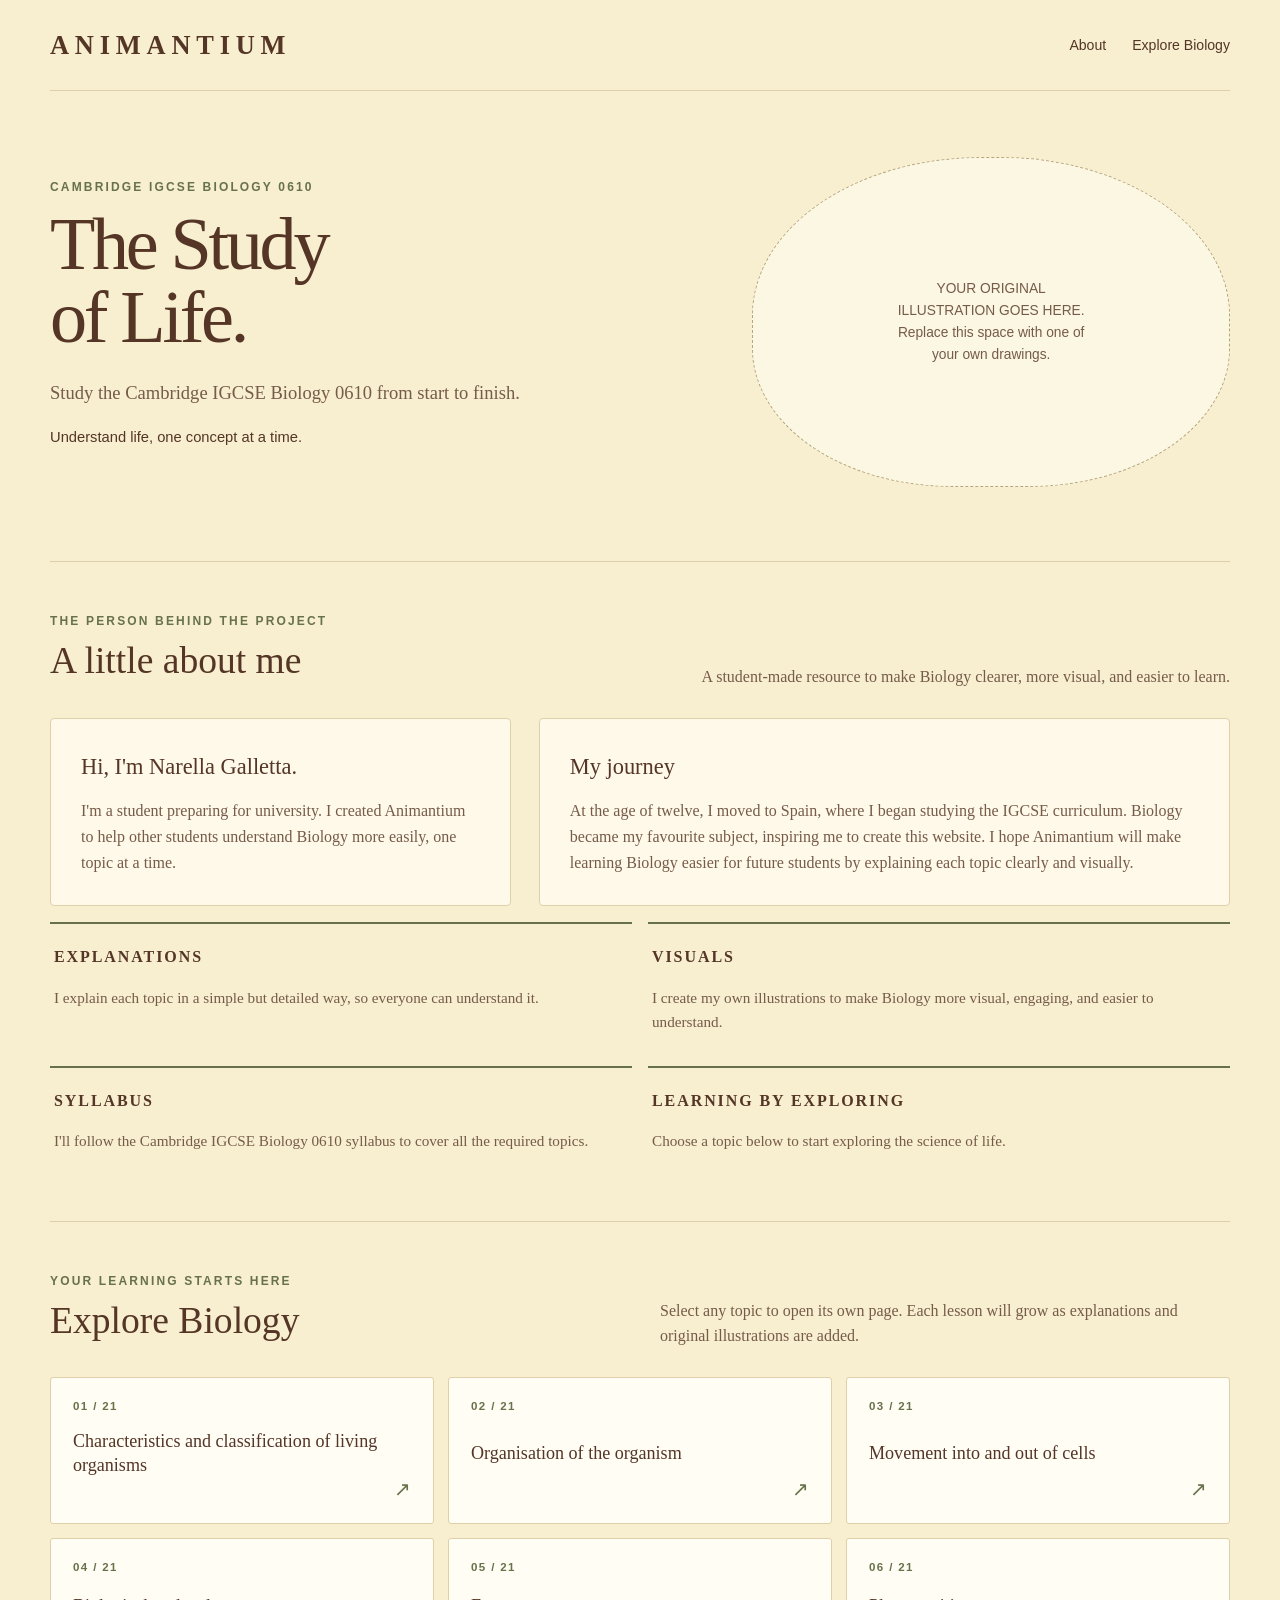
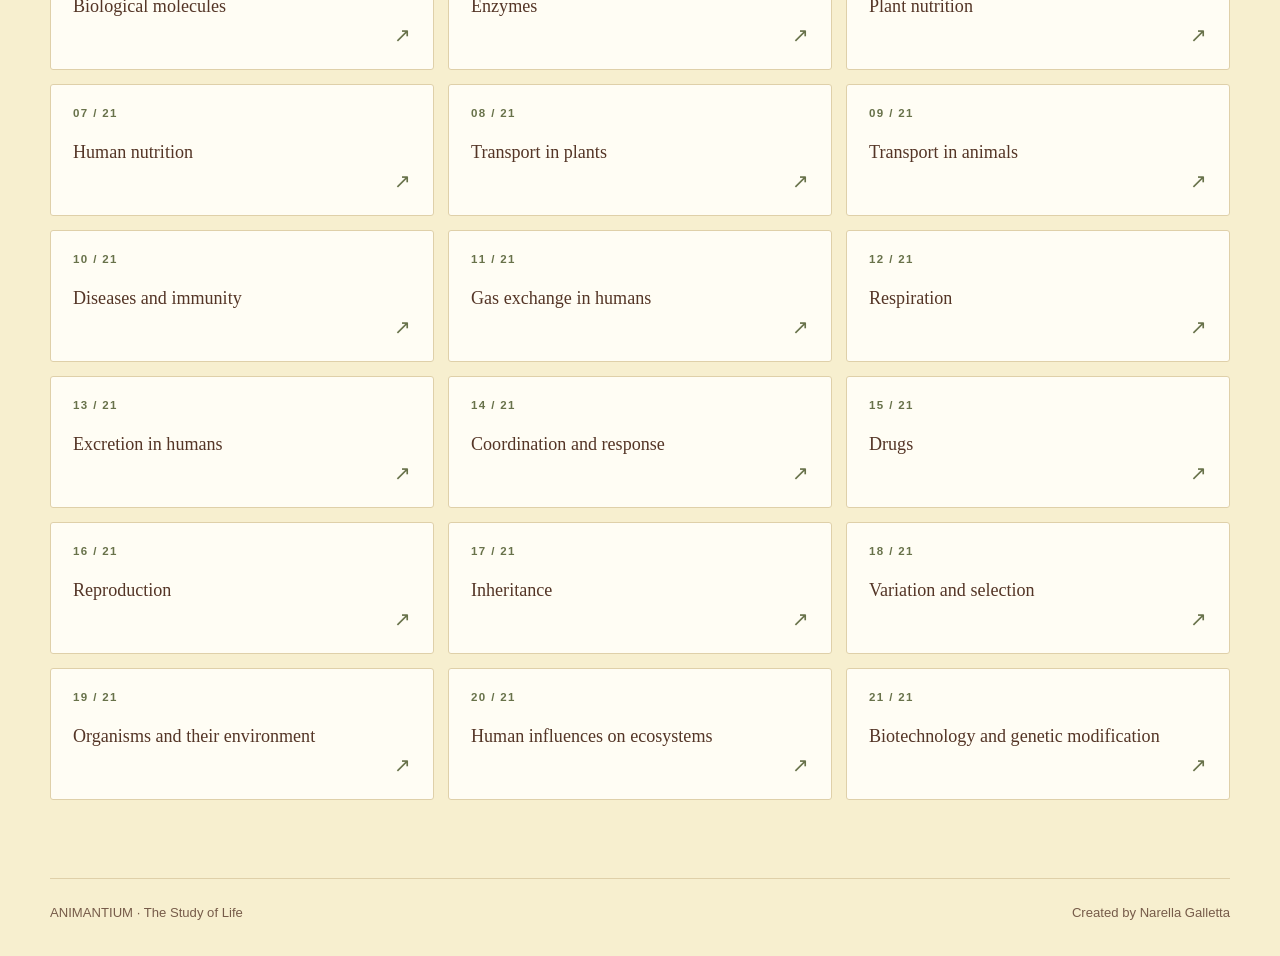
<file: index.html>
<!DOCTYPE html>
<html lang="en">
<head>
  <meta charset="UTF-8">
  <meta name="viewport" content="width=device-width, initial-scale=1.0">
  <meta name="description" content="Animantium: clear, visual explanations for Cambridge IGCSE Biology 0610.">
  <title>Animantium — The Study of Life</title>
  <link rel="stylesheet" href="style.css">
</head>
<body>
  <div class="site-wrap">

    <header class="topbar">
      <a class="brand" href="index.html">ANIMANTIUM</a>
      <nav class="topnav">
        <a href="#about">About</a>
        <a href="#index">Explore Biology</a>
      </nav>
    </header>

    <main>
      <section class="hero">
        <div>
          <p class="eyebrow">Cambridge IGCSE Biology 0610</p>
          <h1>The Study<br>of Life.</h1>
          <p class="hero-copy">
            Study the Cambridge IGCSE Biology 0610 from start to finish.
          </p>
          <p class="hero-note">Understand life, one concept at a time.</p>
        </div>

        <div class="illustration-placeholder">
          <span>
            YOUR ORIGINAL ILLUSTRATION GOES HERE.
            Replace this space with one of your own drawings.
          </span>
        </div>
      </section>

      <section class="section" id="about">
        <div class="section-heading">
          <div>
            <p class="eyebrow">The person behind the project</p>
            <h2>A little about me</h2>
          </div>
          <p class="section-intro">
            A student-made resource to make Biology clearer,
            more visual, and easier to learn.
          </p>
        </div>

        <div class="about-grid">
          <article class="about-card">
            <h3>Hi, I'm Narella Galletta.</h3>
            <p>
              I'm a student preparing for university. I created
              Animantium to help other students understand Biology
              more easily, one topic at a time.
            </p>
          </article>

          <article class="journey-card">
            <h3>My journey</h3>
            <p>
              At the age of twelve, I moved to Spain, where I began
              studying the IGCSE curriculum. Biology became my
              favourite subject, inspiring me to create this website.
              I hope Animantium will make learning Biology easier
              for future students by explaining each topic clearly
              and visually.
            </p>
          </article>
        </div>

        <div class="about-lower">
          <article class="mini-card">
            <h3>Explanations</h3>
            <p>
              I explain each topic in a simple but detailed way,
              so everyone can understand it.
            </p>
          </article>

          <article class="mini-card">
            <h3>Visuals</h3>
            <p>
              I create my own illustrations to make Biology more
              visual, engaging, and easier to understand.
            </p>
          </article>

          <article class="mini-card">
            <h3>Syllabus</h3>
            <p>
              I'll follow the Cambridge IGCSE Biology 0610 syllabus
              to cover all the required topics.
            </p>
          </article>

          <article class="mini-card">
            <h3>Learning by exploring</h3>
            <p>
              Choose a topic below to start exploring the science
              of life.
            </p>
          </article>
        </div>
      </section>

      <section class="section index-section" id="index">
        <div class="section-heading">
          <div>
            <p class="eyebrow">Your learning starts here</p>
            <h2>Explore Biology</h2>
          </div>
          <p class="section-intro">
            Select any topic to open its own page. Each lesson will
            grow as explanations and original illustrations are added.
          </p>
        </div>

        <div class="topic-grid">
          <a class="topic-card" href="topics/characteristics-classification.html">
            <span class="topic-number">01 / 21</span>
            <span class="topic-name">Characteristics and classification of living organisms</span>
            <span class="topic-arrow">↗</span>
          </a>

          <a class="topic-card" href="topics/organisation.html">
            <span class="topic-number">02 / 21</span>
            <span class="topic-name">Organisation of the organism</span>
            <span class="topic-arrow">↗</span>
          </a>

          <a class="topic-card" href="topics/movement-into-and-out-of-cells.html">
            <span class="topic-number">03 / 21</span>
            <span class="topic-name">Movement into and out of cells</span>
            <span class="topic-arrow">↗</span>
          </a>

          <a class="topic-card" href="topics/biological-molecules.html">
            <span class="topic-number">04 / 21</span>
            <span class="topic-name">Biological molecules</span>
            <span class="topic-arrow">↗</span>
          </a>

          <a class="topic-card" href="topics/enzymes.html">
            <span class="topic-number">05 / 21</span>
            <span class="topic-name">Enzymes</span>
            <span class="topic-arrow">↗</span>
          </a>

          <a class="topic-card" href="topics/plant-nutrition.html">
            <span class="topic-number">06 / 21</span>
            <span class="topic-name">Plant nutrition</span>
            <span class="topic-arrow">↗</span>
          </a>

          <a class="topic-card" href="topics/human-nutrition.html">
            <span class="topic-number">07 / 21</span>
            <span class="topic-name">Human nutrition</span>
            <span class="topic-arrow">↗</span>
          </a>

          <a class="topic-card" href="topics/transport-in-plants.html">
            <span class="topic-number">08 / 21</span>
            <span class="topic-name">Transport in plants</span>
            <span class="topic-arrow">↗</span>
          </a>

          <a class="topic-card" href="topics/transport-in-animals.html">
            <span class="topic-number">09 / 21</span>
            <span class="topic-name">Transport in animals</span>
            <span class="topic-arrow">↗</span>
          </a>

          <a class="topic-card" href="topics/diseases-and-immunity.html">
            <span class="topic-number">10 / 21</span>
            <span class="topic-name">Diseases and immunity</span>
            <span class="topic-arrow">↗</span>
          </a>

          <a class="topic-card" href="topics/gas-exchange.html">
            <span class="topic-number">11 / 21</span>
            <span class="topic-name">Gas exchange in humans</span>
            <span class="topic-arrow">↗</span>
          </a>

          <a class="topic-card" href="topics/respiration.html">
            <span class="topic-number">12 / 21</span>
            <span class="topic-name">Respiration</span>
            <span class="topic-arrow">↗</span>
          </a>

          <a class="topic-card" href="topics/excretion.html">
            <span class="topic-number">13 / 21</span>
            <span class="topic-name">Excretion in humans</span>
            <span class="topic-arrow">↗</span>
          </a>

          <a class="topic-card" href="topics/coordination-and-response.html">
            <span class="topic-number">14 / 21</span>
            <span class="topic-name">Coordination and response</span>
            <span class="topic-arrow">↗</span>
          </a>

          <a class="topic-card" href="topics/drugs.html">
            <span class="topic-number">15 / 21</span>
            <span class="topic-name">Drugs</span>
            <span class="topic-arrow">↗</span>
          </a>

          <a class="topic-card" href="topics/reproduction.html">
            <span class="topic-number">16 / 21</span>
            <span class="topic-name">Reproduction</span>
            <span class="topic-arrow">↗</span>
          </a>

          <a class="topic-card" href="topics/inheritance.html">
            <span class="topic-number">17 / 21</span>
            <span class="topic-name">Inheritance</span>
            <span class="topic-arrow">↗</span>
          </a>

          <a class="topic-card" href="topics/variation-and-selection.html">
            <span class="topic-number">18 / 21</span>
            <span class="topic-name">Variation and selection</span>
            <span class="topic-arrow">↗</span>
          </a>

          <a class="topic-card" href="topics/organisms-and-environment.html">
            <span class="topic-number">19 / 21</span>
            <span class="topic-name">Organisms and their environment</span>
            <span class="topic-arrow">↗</span>
          </a>

          <a class="topic-card" href="topics/human-influences.html">
            <span class="topic-number">20 / 21</span>
            <span class="topic-name">Human influences on ecosystems</span>
            <span class="topic-arrow">↗</span>
          </a>

          <a class="topic-card" href="topics/biotechnology-genetic-modification.html">
            <span class="topic-number">21 / 21</span>
            <span class="topic-name">Biotechnology and genetic modification</span>
            <span class="topic-arrow">↗</span>
          </a>
        </div>
      </section>
    </main>

    <footer class="footer">
      <span>ANIMANTIUM · The Study of Life</span>
      <span>Created by Narella Galletta</span>
    </footer>
  </div>
</body>
</html>
</file>
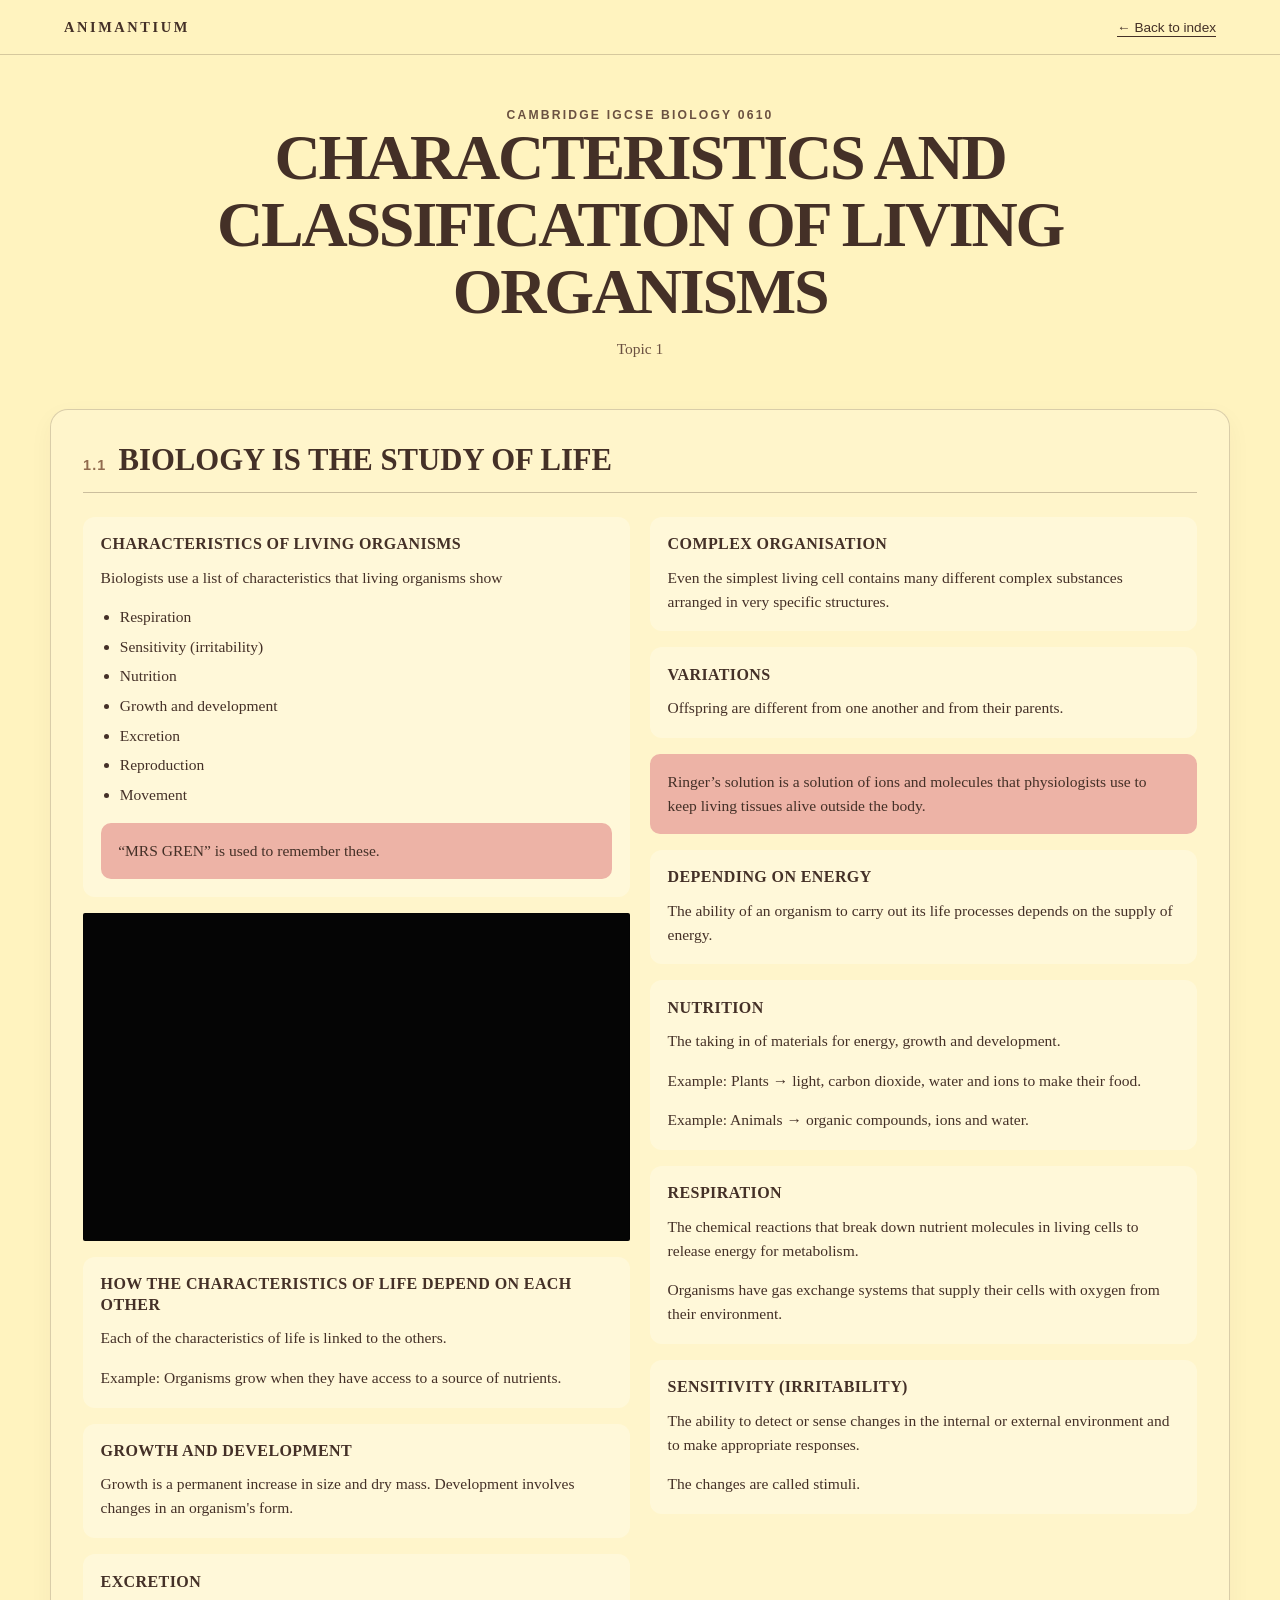
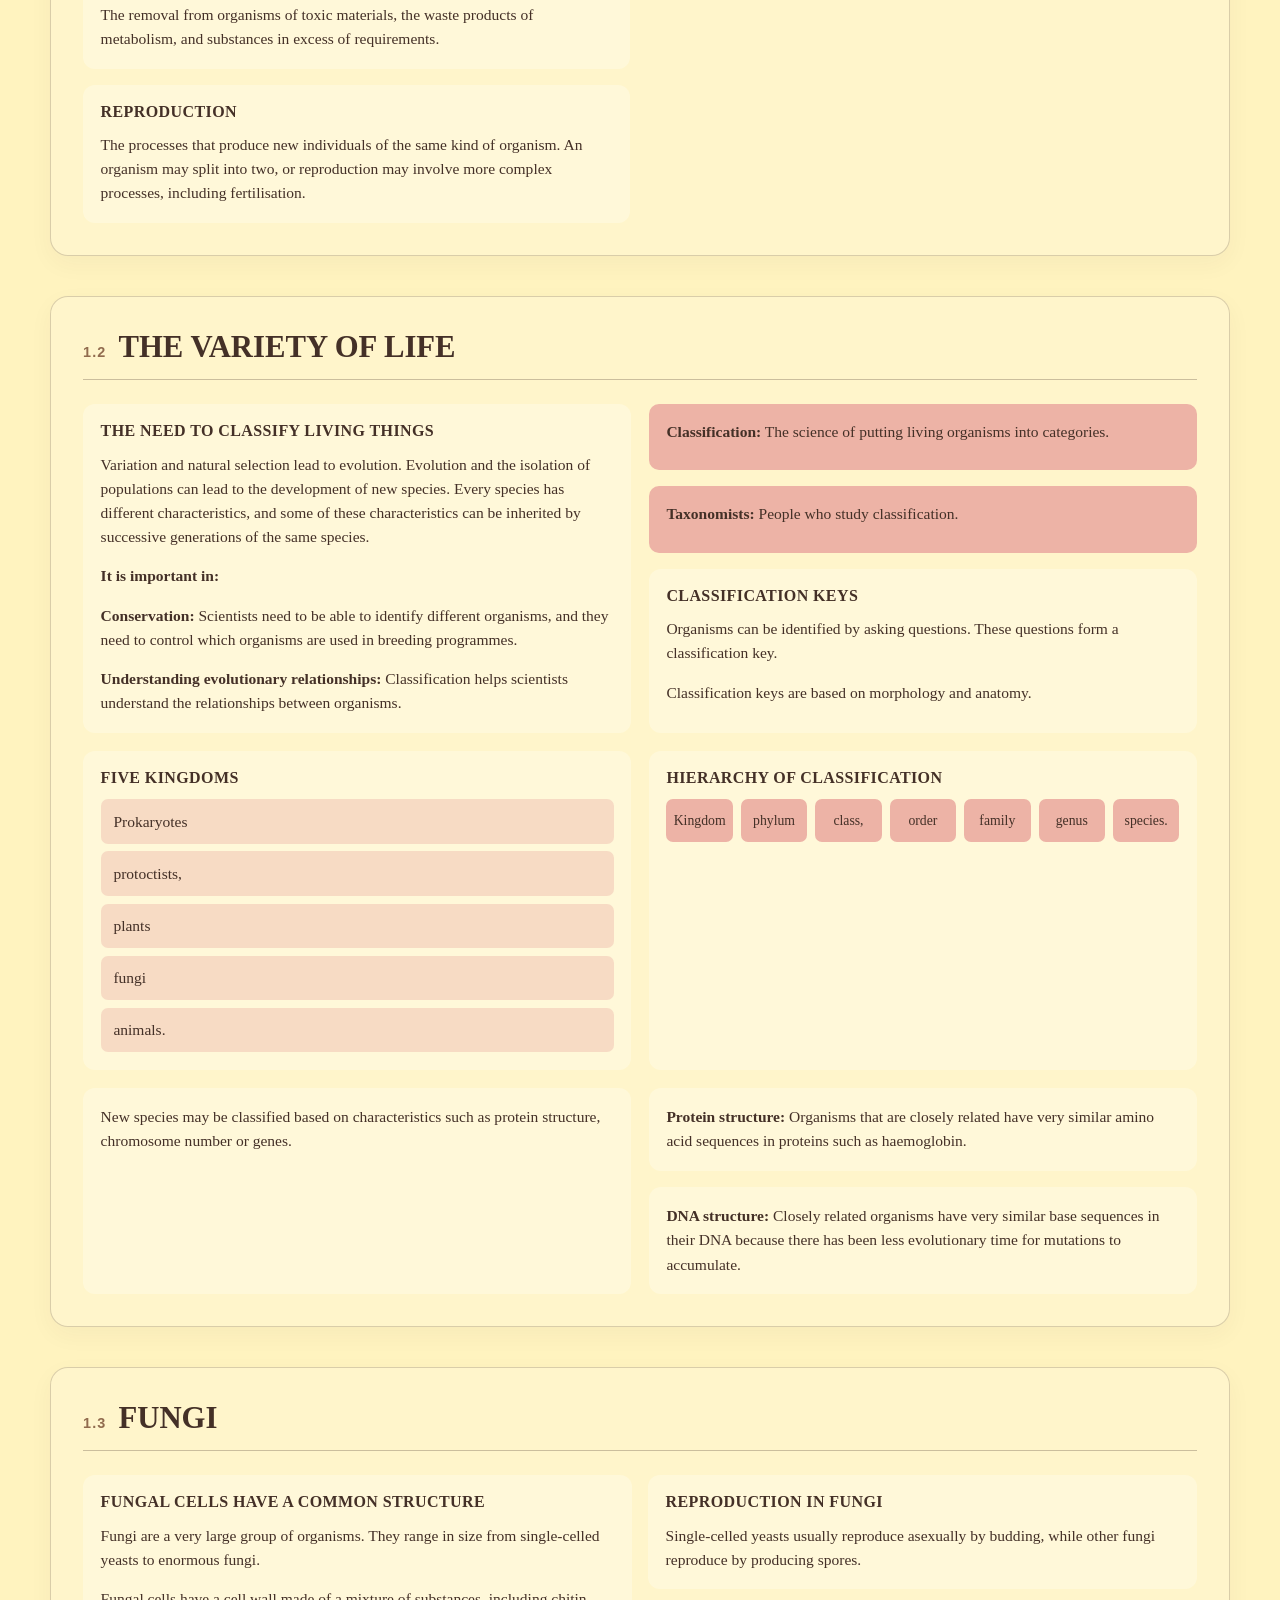
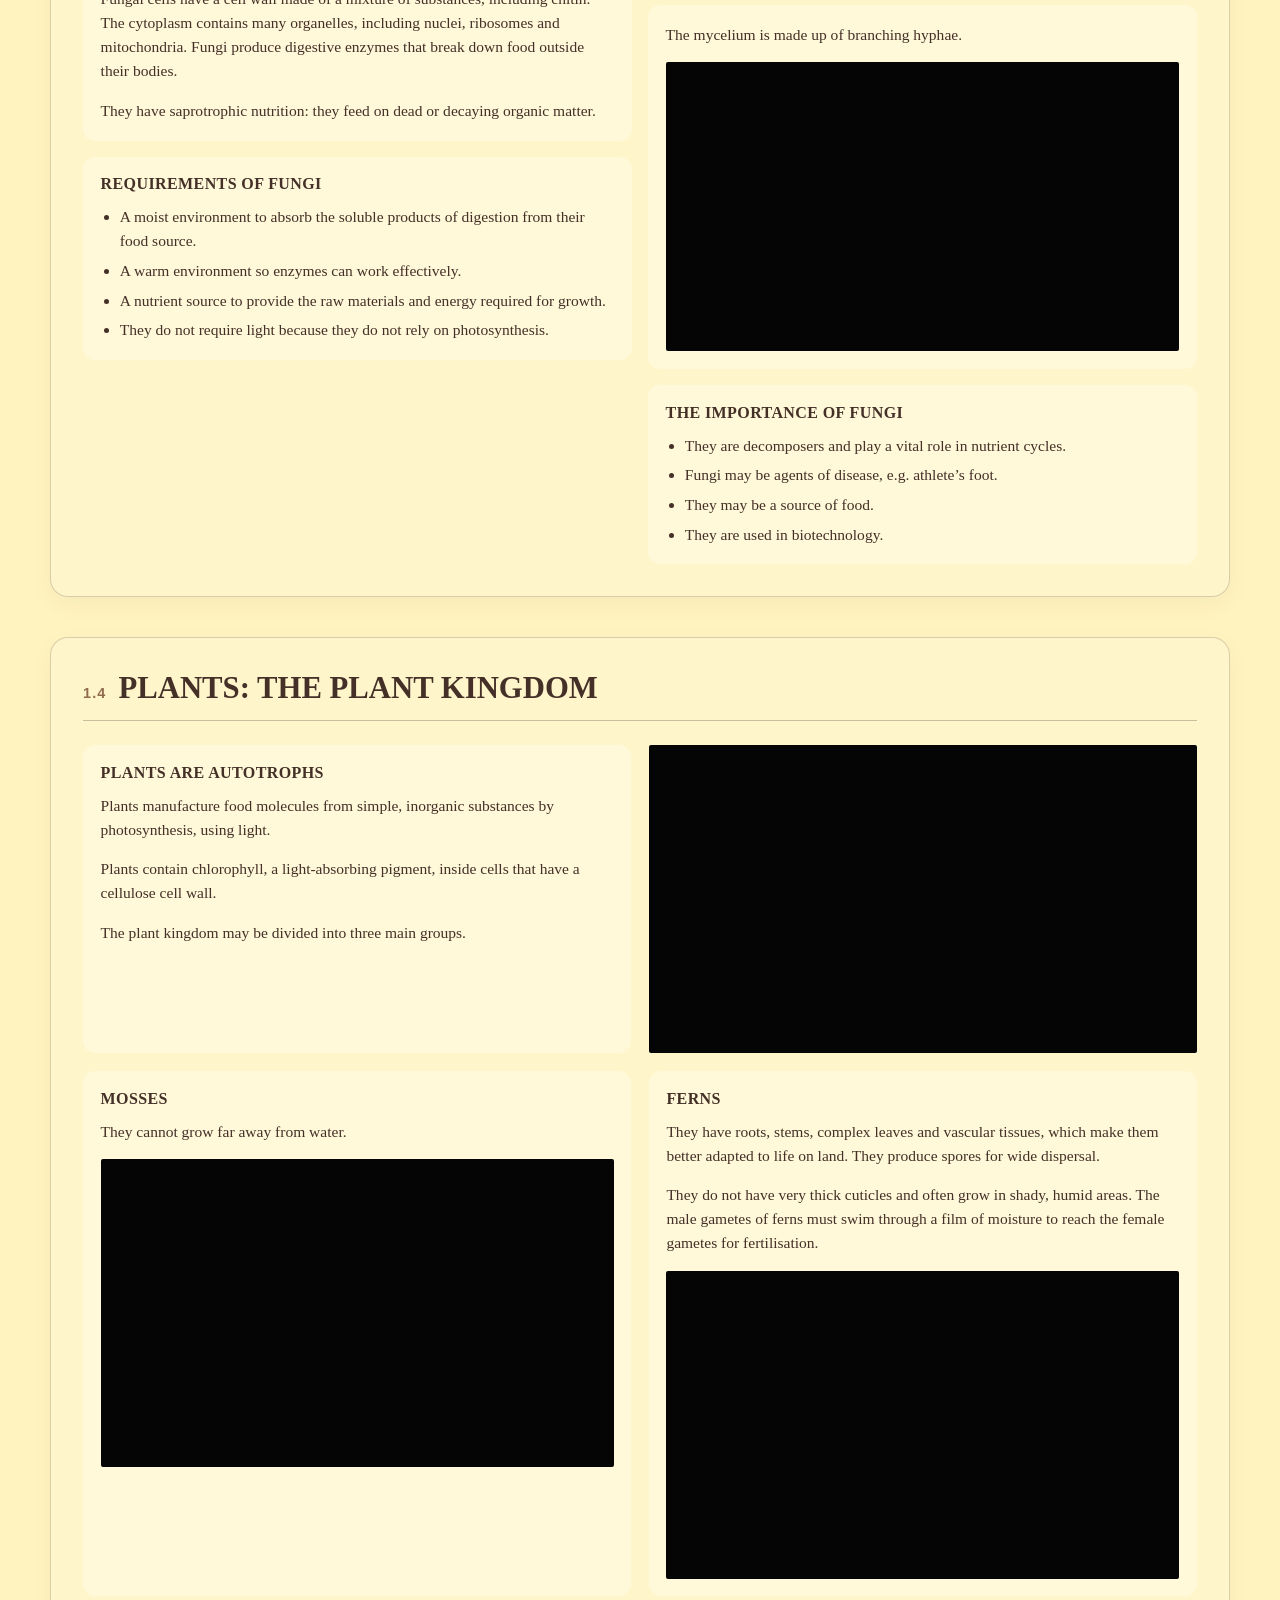
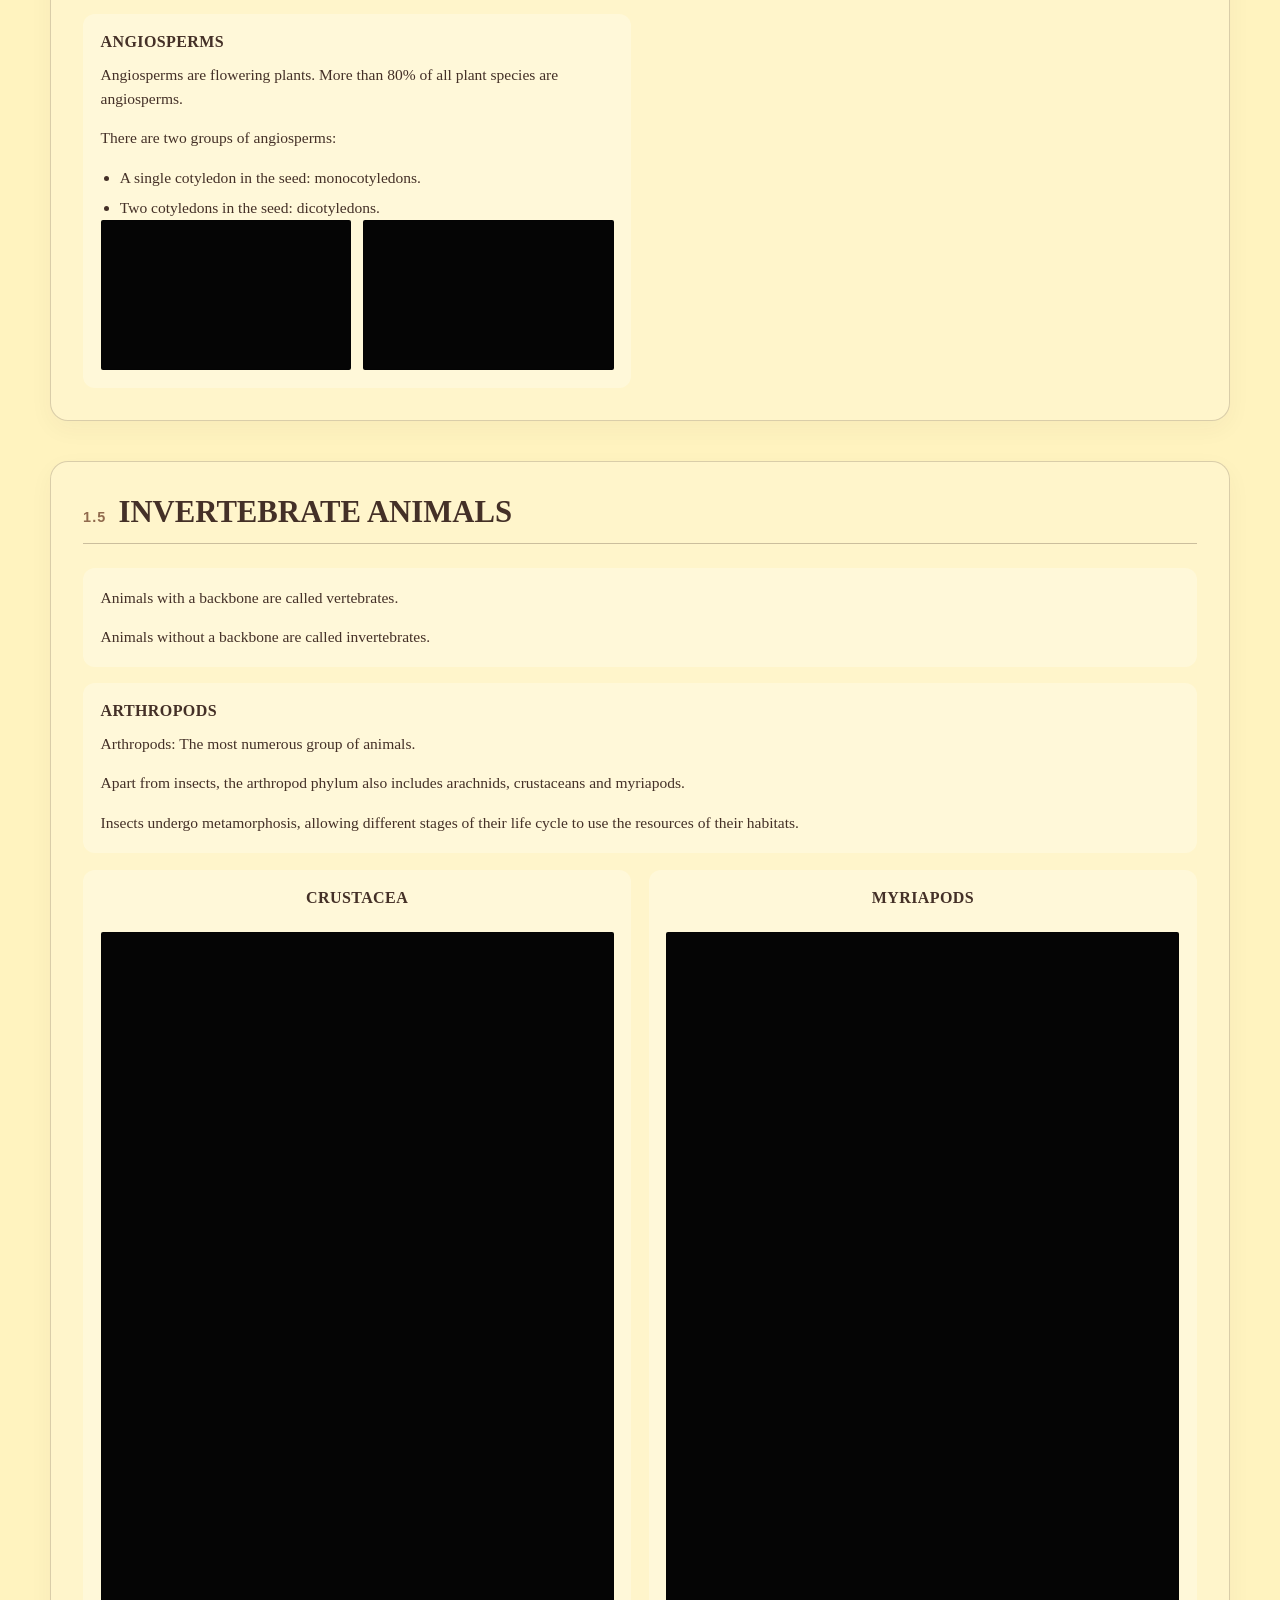
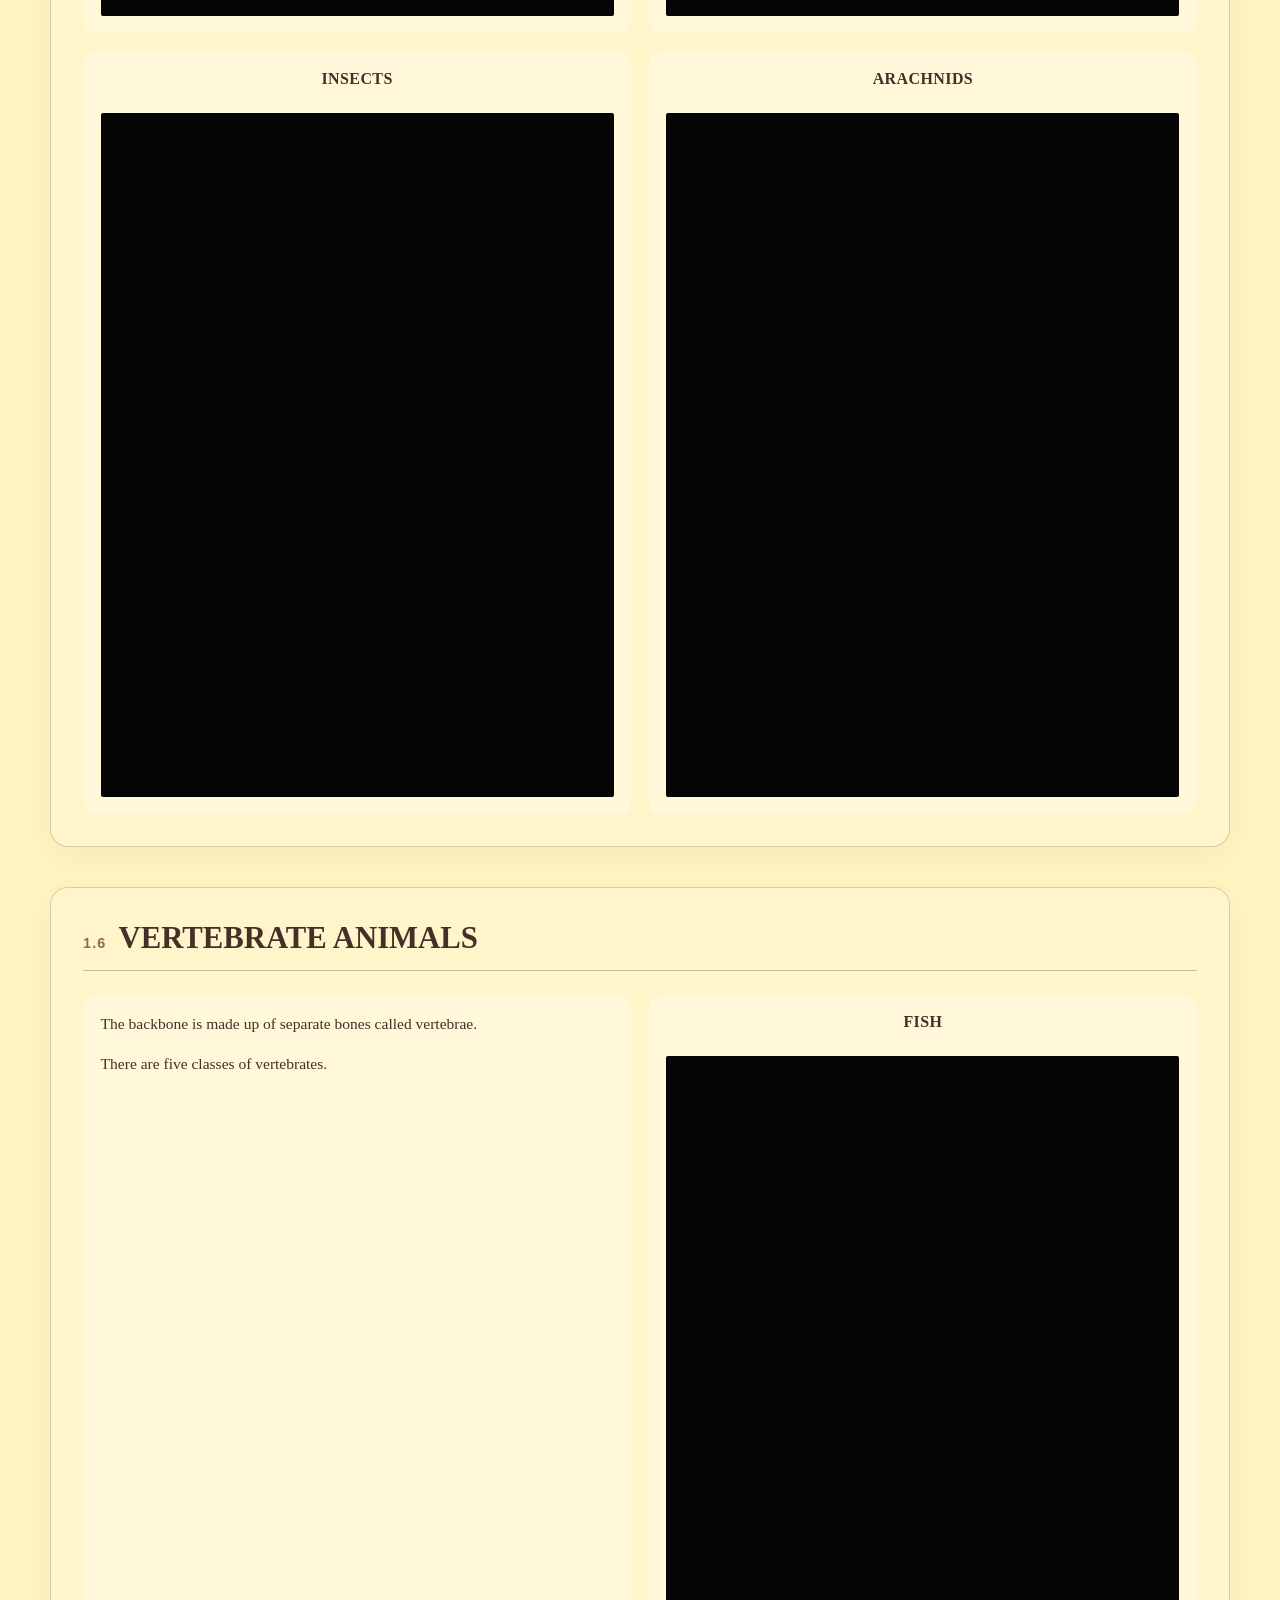
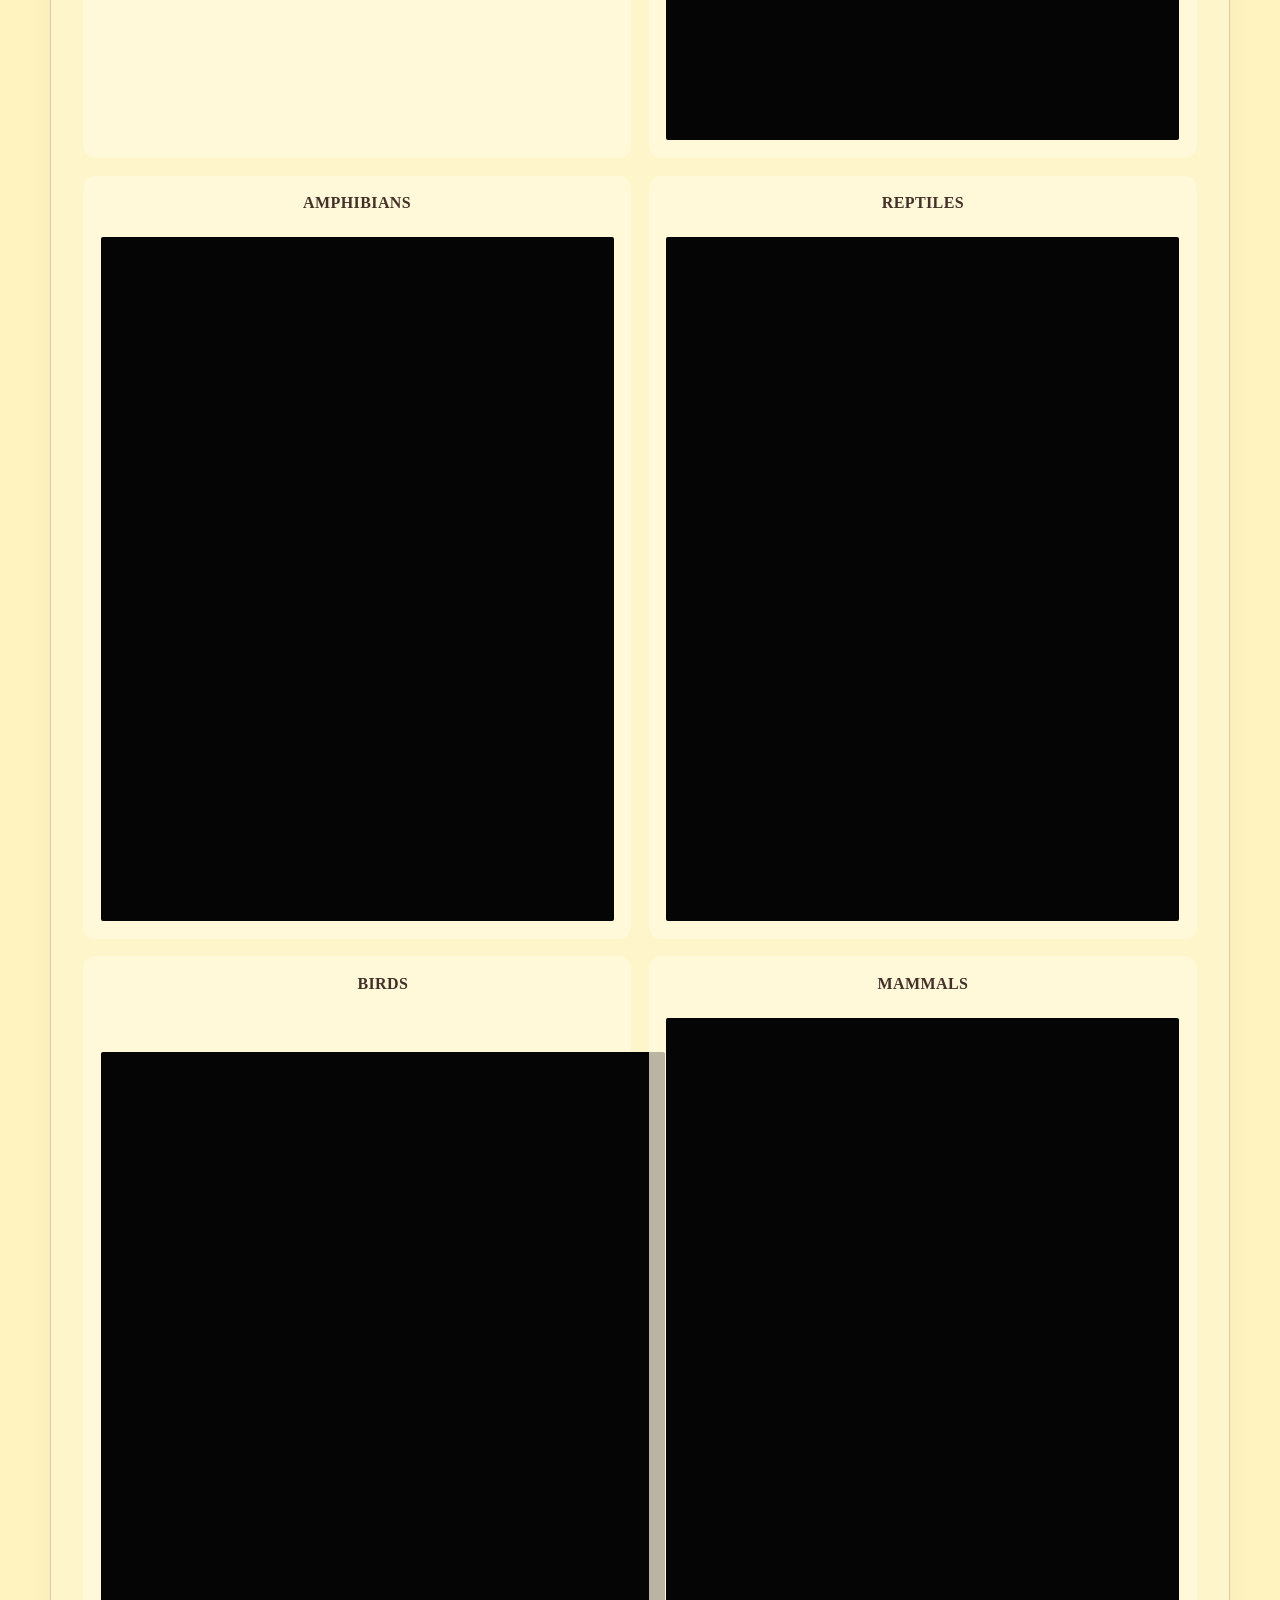
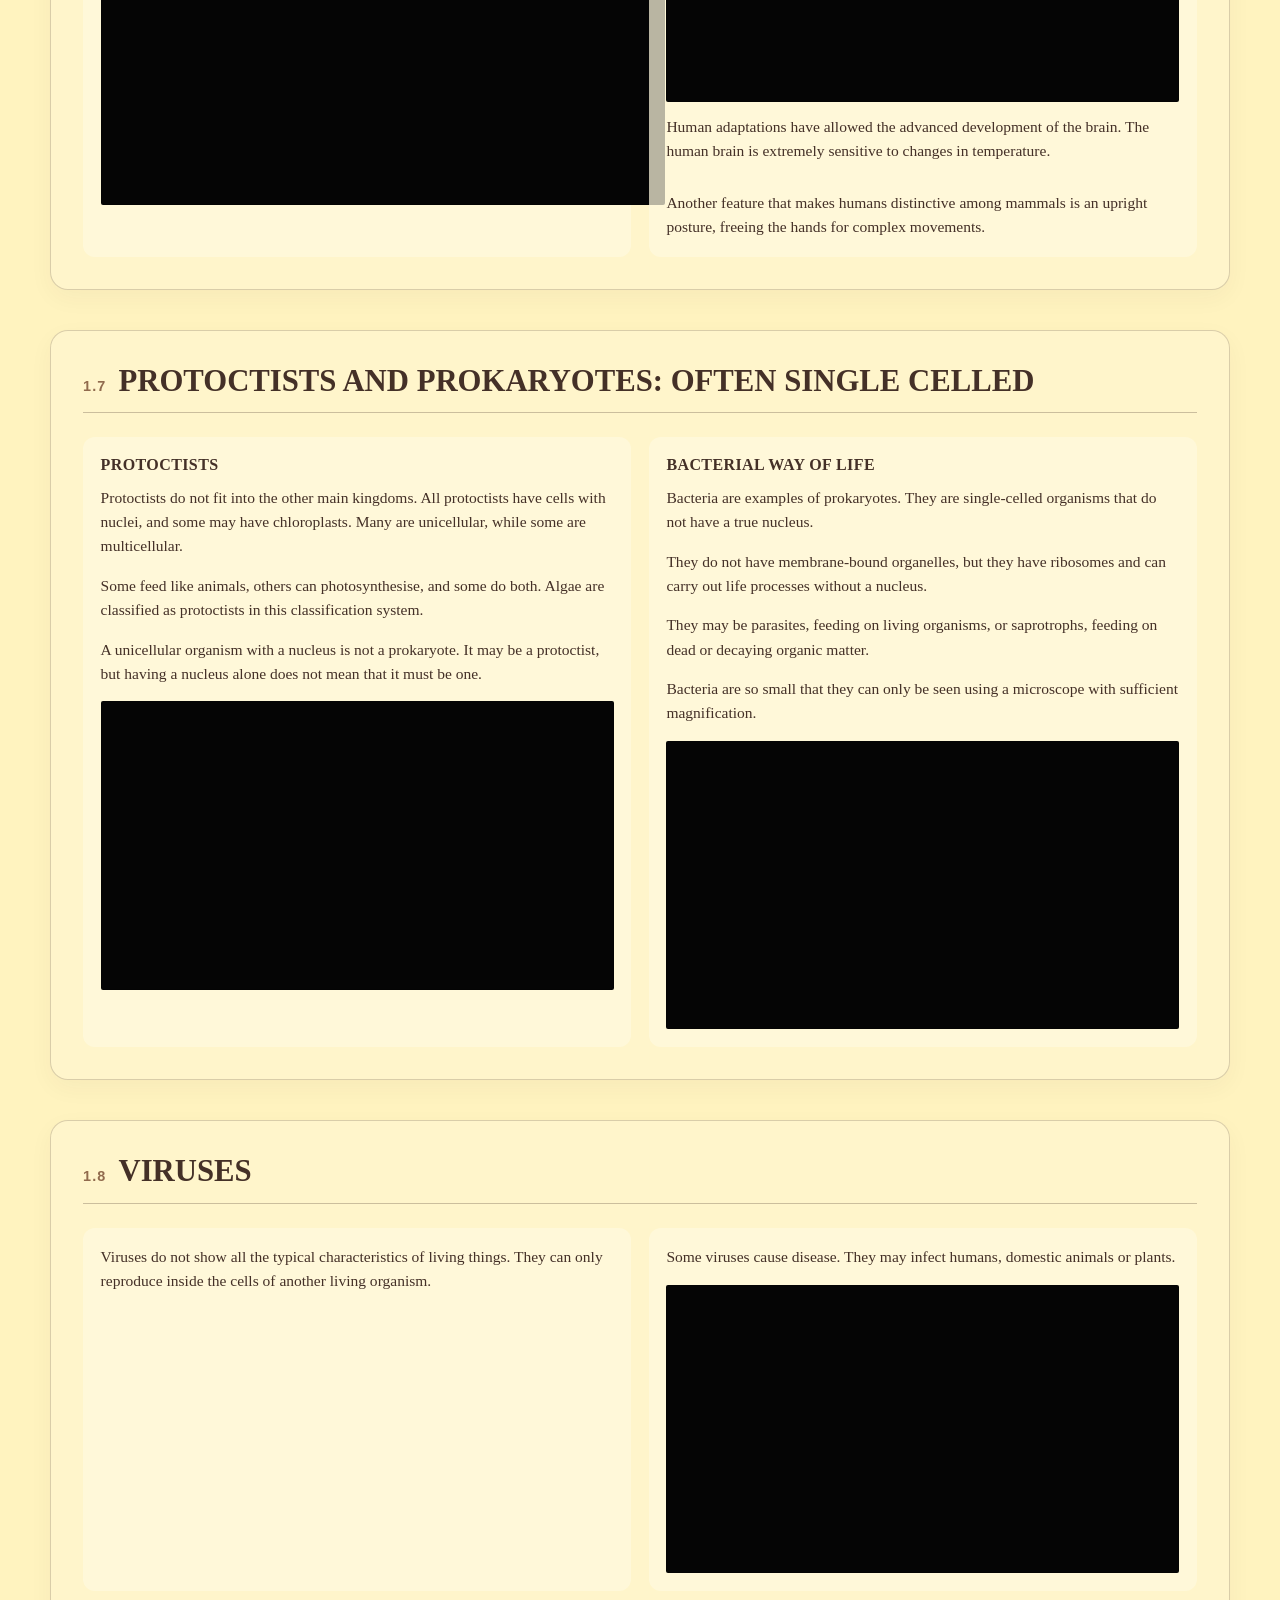
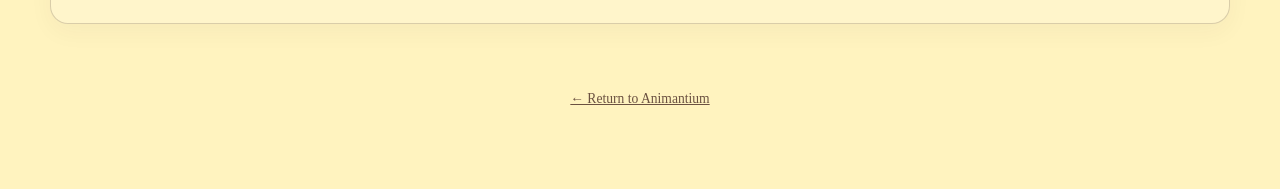
<file: topics/characteristics-classification.html>
<!DOCTYPE html>
<html lang="en">
<head>
<meta charset="UTF-8">
<meta name="viewport" content="width=device-width, initial-scale=1.0">
<title>Topic 1 | Animantium</title>
<style>
:root {
  --paper: #fff3bf;
  --ink: #443027;
  --muted-ink: #6b5141;
  --peach: #edb3a6;
  --card: rgba(255,250,224,.72);
}
* { box-sizing: border-box; }
html { scroll-behavior: smooth; }
body {
  margin: 0;
  background: var(--paper);
  color: var(--ink);
  font-family: Georgia, 'Times New Roman', serif;
  line-height: 1.55;
}
a { color: inherit; }
.site-nav {
  display: flex;
  align-items: center;
  justify-content: space-between;
  gap: 1rem;
  padding: 1rem clamp(1rem,5vw,4rem);
  border-bottom: 1px solid rgba(68,48,39,.22);
}
.brand {
  font-size: .9rem;
  font-weight: bold;
  letter-spacing: .18em;
  text-decoration: none;
}
.back-link {
  font-family: Arial,sans-serif;
  font-size: .85rem;
  text-underline-offset: 4px;
}
main {
  width: min(1180px,calc(100% - 2rem));
  margin: 0 auto;
  padding: clamp(1.5rem,4vw,4rem) 0 5rem;
}
.page-heading {
  max-width: 850px;
  margin: 0 auto 3rem;
  text-align: center;
}
.eyebrow {
  margin-bottom: .5rem;
  color: var(--muted-ink);
  font: 700 .76rem/1.4 Arial,sans-serif;
  letter-spacing: .18em;
  text-transform: uppercase;
}
h1,h2,h3,p { margin-top: 0; }
h1 {
  margin-bottom: .75rem;
  font-size: clamp(2rem,5vw,4.2rem);
  line-height: 1.05;
  letter-spacing: -.035em;
  text-transform: uppercase;
}
.page-heading p { max-width: 660px; margin: 0 auto; color: var(--muted-ink); }
.topic-section {
  margin-bottom: 2.5rem;
  padding: clamp(1rem,2.5vw,2rem);
  border: 1px solid rgba(68,48,39,.2);
  border-radius: 18px;
  background: rgba(255,250,224,.34);
  box-shadow: 0 8px 24px rgba(68,48,39,.045);
}
.section-title {
  display: flex;
  align-items: baseline;
  gap: .75rem;
  margin-bottom: 1.5rem;
  padding-bottom: .8rem;
  border-bottom: 1px solid rgba(68,48,39,.28);
}
.section-number {
  flex: 0 0 auto;
  color: #916b4e;
  font: 700 .9rem/1 Arial,sans-serif;
  letter-spacing: .08em;
}
h2 {
  margin-bottom: 0;
  font-size: clamp(1.25rem,2.4vw,2rem);
  line-height: 1.2;
  text-transform: uppercase;
}
h3 {
  margin-bottom: .65rem;
  font-size: 1rem;
  line-height: 1.3;
  text-transform: uppercase;
  letter-spacing: .025em;
}
p,li { font-size: .97rem; }
p:last-child { margin-bottom: 0; }
ul { margin: .4rem 0 0; padding-left: 1.2rem; }
li + li { margin-top: .35rem; }
.grid { display: grid; gap: 1.1rem; }
.two-col { grid-template-columns: repeat(2,minmax(0,1fr)); }
.three-col { grid-template-columns: repeat(3,minmax(0,1fr)); }
.content-card {
  min-width: 0;
  padding: 1.1rem;
  border-radius: 12px;
  background: var(--card);
}
.definition {
  padding: 1rem 1.1rem;
  background: var(--peach);
  border-radius: 10px;
}
.definition p { margin: 0; }
.image-slot {
  display: block;
  width: 100%;
  min-height: 145px;
  aspect-ratio: 4 / 3;
  background: #050505;
  border: 1px solid rgba(0,0,0,.25);
  border-radius: 2px;
}
.image-slot.wide { aspect-ratio: 16 / 9; }
.image-slot.tall { aspect-ratio: 3 / 4; }
.image-slot.small { aspect-ratio: 5 / 3; min-height: 110px; }
.split {
  display: grid;
  grid-template-columns: repeat(2,minmax(0,1fr));
  gap: 1.25rem;
  align-items: start;
}
.stack { display: grid; gap: 1rem; }
.taxonomy {
  display: grid;
  grid-template-columns: repeat(7,minmax(0,1fr));
  gap: .5rem;
}
.taxonomy div {
  padding: .65rem .3rem;
  background: var(--peach);
  border-radius: 7px;
  text-align: center;
  font-size: .86rem;
}
.kingdom-list {
  display: grid;
  gap: .45rem;
  padding: 0;
  list-style: none;
}
.kingdom-list li {
  margin: 0;
  padding: .65rem .8rem;
  background: rgba(237,179,166,.42);
  border-radius: 7px;
}
.animal-card { display: grid; gap: .8rem; }
.animal-card h3 { text-align: center; }
.footer-note {
  padding-top: 1.5rem;
  text-align: center;
  color: var(--muted-ink);
  font-size: .85rem;
}
/* Keep the fungi text in normal reading order without stretched spaces. */
.fungi-grid {
  display: grid;
  grid-template-columns: repeat(2,minmax(0,1fr));
  gap: 1rem;
  align-items: start;
}
.angiosperm-images {
  display: grid;
  grid-template-columns: repeat(2,minmax(0,1fr));
  gap: .75rem;
}
@media(max-width:760px) {
  main { width: min(100% - 1rem,680px); padding-top: 1.5rem; }
  .site-nav { padding: .9rem 1rem; }
  .topic-section { padding: 1rem; border-radius: 13px; }
  .two-col,.three-col,.split,.fungi-grid { grid-template-columns: 1fr; }
  .taxonomy { grid-template-columns: repeat(2,minmax(0,1fr)); }
  .image-slot { min-height: 190px; }
  .section-title { align-items: flex-start; }
}
</style>
</head>
<body>
<nav class="site-nav" aria-label="Main navigation">
  <a class="brand" href="../index.html">ANIMANTIUM</a>
  <a class="back-link" href="../index.html">← Back to index</a>
</nav>

<main>
<header class="page-heading">
  <p class="eyebrow">Cambridge IGCSE Biology 0610</p>
  <h1>Characteristics and Classification of Living Organisms</h1>
  <p>Topic 1</p>
</header>

<section class="topic-section" id="1-1">
  <div class="section-title"><span class="section-number">1.1</span><h2>Biology is the study of life</h2></div>
  <div class="split">
    <div class="stack">
      <div class="content-card">
        <h3>Characteristics of living organisms</h3>
        <p>Biologists use a list of characteristics that living organisms show</p>
        <ul>
          <li>Respiration</li>
          <li>Sensitivity (irritability)</li>
          <li>Nutrition</li>
          <li>Growth and development</li>
          <li>Excretion</li>
          <li>Reproduction</li>
          <li>Movement</li>
        </ul>
        <div class="definition" style="margin-top:1rem"><p>“MRS GREN” is used to remember these.</p></div>
      </div>
      <div class="image-slot small" role="img" aria-label="Reserved illustration space"></div>
      <div class="content-card">
        <h3>How the characteristics of life depend on each other</h3>
        <p>Each of the characteristics of life is linked to the others.</p>
        <p>Example: Organisms grow when they have access to a source of nutrients.</p>
      </div>
      <div class="content-card">
        <h3>Growth and development</h3>
        <p>Growth is a permanent increase in size and dry mass. Development involves changes in an organism's form.</p>
      </div>
      <div class="content-card">
        <h3>Excretion</h3>
        <p>The removal from organisms of toxic materials, the waste products of metabolism, and substances in excess of requirements.</p>
      </div>
      <div class="content-card">
        <h3>Reproduction</h3>
        <p>The processes that produce new individuals of the same kind of organism. An organism may split into two, or reproduction may involve more complex processes, including fertilisation.</p>
      </div>
    </div>
    <div class="stack">
      <div class="content-card">
        <h3>Complex organisation</h3>
        <p>Even the simplest living cell contains many different complex substances arranged in very specific structures.</p>
      </div>
      <div class="content-card">
        <h3>Variations</h3>
        <p>Offspring are different from one another and from their parents.</p>
      </div>
      <div class="definition">
        <p>Ringer’s solution is a solution of ions and molecules that physiologists use to keep living tissues alive outside the body.</p>
      </div>
      <div class="content-card">
        <h3>Depending on energy</h3>
        <p>The ability of an organism to carry out its life processes depends on the supply of energy.</p>
      </div>
      <div class="content-card">
        <h3>Nutrition</h3>
        <p>The taking in of materials for energy, growth and development.</p>
        <p>Example: Plants → light, carbon dioxide, water and ions to make their food.</p>
        <p>Example: Animals → organic compounds, ions and water.</p>
      </div>
      <div class="content-card">
        <h3>Respiration</h3>
        <p>The chemical reactions that break down nutrient molecules in living cells to release energy for metabolism.</p>
        <p>Organisms have gas exchange systems that supply their cells with oxygen from their environment.</p>
      </div>
      <div class="content-card">
        <h3>Sensitivity (irritability)</h3>
        <p>The ability to detect or sense changes in the internal or external environment and to make appropriate responses.</p>
        <p>The changes are called stimuli.</p>
      </div>
    </div>
  </div>
</section>

<section class="topic-section" id="1-2">
  <div class="section-title"><span class="section-number">1.2</span><h2>The variety of life</h2></div>
  <div class="grid two-col">
    <div class="content-card">
      <h3>The need to classify living things</h3>
      <p>Variation and natural selection lead to evolution. Evolution and the isolation of populations can lead to the development of new species. Every species has different characteristics, and some of these characteristics can be inherited by successive generations of the same species.</p>
      <p><strong>It is important in:</strong></p>
      <p><strong>Conservation:</strong> Scientists need to be able to identify different organisms, and they need to control which organisms are used in breeding programmes.</p>
      <p><strong>Understanding evolutionary relationships:</strong> Classification helps scientists understand the relationships between organisms.</p>
    </div>
    <div class="stack">
      <div class="definition"><p><strong>Classification:</strong> The science of putting living organisms into categories.</p></div>
      <div class="definition"><p><strong>Taxonomists:</strong> People who study classification.</p></div>
      <div class="content-card">
        <h3>Classification keys</h3>
        <p>Organisms can be identified by asking questions. These questions form a classification key.</p>
        <p>Classification keys are based on morphology and anatomy.</p>
      </div>
    </div>
    <div class="content-card">
      <h3>Five kingdoms</h3>
      <ul class="kingdom-list">
        <li>Prokaryotes</li><li>protoctists,</li><li>plants</li><li>fungi</li><li>animals.</li>
      </ul>
    </div>
    <div class="content-card">
      <h3>Hierarchy of classification</h3>
      <div class="taxonomy">
        <div>Kingdom</div><div>phylum</div><div>class,</div><div>order</div><div>family</div><div>genus</div><div>species.</div>
      </div>
    </div>
    <div class="content-card">
      <p>New species may be classified based on characteristics such as protein structure, chromosome number or genes.</p>
    </div>
    <div class="stack">
      <div class="content-card"><p><strong>Protein structure:</strong> Organisms that are closely related have very similar amino acid sequences in proteins such as haemoglobin.</p></div>
      <div class="content-card"><p><strong>DNA structure:</strong> Closely related organisms have very similar base sequences in their DNA because there has been less evolutionary time for mutations to accumulate.</p></div>
    </div>
  </div>
</section>

<section class="topic-section" id="1-3">
  <div class="section-title"><span class="section-number">1.3</span><h2>Fungi</h2></div>
  <div class="fungi-grid">
    <div class="stack">
      <div class="content-card">
        <h3>Fungal cells have a common structure</h3>
        <p>Fungi are a very large group of organisms. They range in size from single-celled yeasts to enormous fungi.</p>
        <p>Fungal cells have a cell wall made of a mixture of substances, including chitin. The cytoplasm contains many organelles, including nuclei, ribosomes and mitochondria. Fungi produce digestive enzymes that break down food outside their bodies.</p>
        <p>They have saprotrophic nutrition: they feed on dead or decaying organic matter.</p>
      </div>
      <div class="content-card">
        <h3>Requirements of fungi</h3>
        <ul>
          <li>A moist environment to absorb the soluble products of digestion from their food source.</li>
          <li>A warm environment so enzymes can work effectively.</li>
          <li>A nutrient source to provide the raw materials and energy required for growth.</li>
          <li>They do not require light because they do not rely on photosynthesis.</li>
        </ul>
      </div>
    </div>
    <div class="stack">
      <div class="content-card">
        <h3>Reproduction in fungi</h3>
        <p>Single-celled yeasts usually reproduce asexually by budding, while other fungi reproduce by producing spores.</p>
      </div>
      <div class="content-card">
        <p>The mycelium is made up of branching hyphae.</p>
        <div class="image-slot wide" role="img" aria-label="Reserved illustration space"></div>
      </div>
      <div class="content-card">
        <h3>The importance of fungi</h3>
        <ul>
          <li>They are decomposers and play a vital role in nutrient cycles.</li>
          <li>Fungi may be agents of disease, e.g. athlete’s foot.</li>
          <li>They may be a source of food.</li>
          <li>They are used in biotechnology.</li>
        </ul>
      </div>
    </div>
  </div>
</section>

<section class="topic-section" id="1-4">
  <div class="section-title"><span class="section-number">1.4</span><h2>Plants: the plant kingdom</h2></div>
  <div class="grid two-col">
    <div class="content-card">
      <h3>Plants are autotrophs</h3>
      <p>Plants manufacture food molecules from simple, inorganic substances by photosynthesis, using light.</p>
      <p>Plants contain chlorophyll, a light-absorbing pigment, inside cells that have a cellulose cell wall.</p>
      <p>The plant kingdom may be divided into three main groups.</p>
    </div>
    <div class="image-slot wide" role="img" aria-label="Reserved illustration space"></div>
    <div class="content-card">
      <h3>Mosses</h3>
      <p>They cannot grow far away from water.</p>
      <div class="image-slot small" role="img" aria-label="Reserved illustration space"></div>
    </div>
    <div class="content-card">
      <h3>Ferns</h3>
      <p>They have roots, stems, complex leaves and vascular tissues, which make them better adapted to life on land. They produce spores for wide dispersal.</p>
      <p>They do not have very thick cuticles and often grow in shady, humid areas. The male gametes of ferns must swim through a film of moisture to reach the female gametes for fertilisation.</p>
      <div class="image-slot small" role="img" aria-label="Reserved illustration space"></div>
    </div>
    <div class="content-card">
      <h3>Angiosperms</h3>
      <p>Angiosperms are flowering plants. More than 80% of all plant species are angiosperms.</p>
      <p>There are two groups of angiosperms:</p>
      <ul>
        <li>A single cotyledon in the seed: monocotyledons.</li>
        <li>Two cotyledons in the seed: dicotyledons.</li>
      </ul>
      <div class="angiosperm-images">
        <div class="image-slot small" role="img" aria-label="Reserved illustration space for monocotyledons"></div>
        <div class="image-slot small" role="img" aria-label="Reserved illustration space for dicotyledons"></div>
      </div>
    </div>
  </div>
</section>
<section class="topic-section" id="1-5">
  <div class="section-title">
    <span class="section-number">1.5</span>
    <h2>Invertebrate animals</h2>
  </div>

  <div class="content-card">
    <p>Animals with a backbone are called vertebrates.</p>
    <p>Animals without a backbone are called invertebrates.</p>
  </div>

  <div class="content-card" style="margin-top:1rem">
    <h3>Arthropods</h3>
    <p>Arthropods: The most numerous group of animals.</p>
    <p>Apart from insects, the arthropod phylum also includes arachnids, crustaceans and myriapods.</p>
    <p>Insects undergo metamorphosis, allowing different stages of their life cycle to use the resources of their habitats.</p>
  </div>

  <div class="grid two-col" style="margin-top:1.1rem">
    <div class="content-card animal-card">
      <h3>Crustacea</h3>
      <div class="image-slot tall" role="img" aria-label="Reserved illustration space for Crustacea"></div>
    </div>

    <div class="content-card animal-card">
      <h3>Myriapods</h3>
      <div class="image-slot tall" role="img" aria-label="Reserved illustration space for Myriapods"></div>
    </div>

    <div class="content-card animal-card">
      <h3>Insects</h3>
      <div class="image-slot tall" role="img" aria-label="Reserved illustration space for Insects"></div>
    </div>

    <div class="content-card animal-card">
      <h3>Arachnids</h3>
      <div class="image-slot tall" role="img" aria-label="Reserved illustration space for Arachnids"></div>
    </div>
  </div>
</section>

<section class="topic-section" id="1-6">
  <div class="section-title">
    <span class="section-number">1.6</span>
    <h2>Vertebrate animals</h2>
  </div>

  <div class="grid two-col">
    <div class="content-card">
      <p>The backbone is made up of separate bones called vertebrae.</p>
      <p>There are five classes of vertebrates.</p>
    </div>

    <div class="content-card animal-card">
      <h3>Fish</h3>
      <div class="image-slot tall" role="img" aria-label="Reserved illustration space for Fish"></div>
    </div>

    <div class="content-card animal-card">
      <h3>Amphibians</h3>
      <div class="image-slot tall" role="img" aria-label="Reserved illustration space for Amphibians"></div>
    </div>

    <div class="content-card animal-card">
      <h3>Reptiles</h3>
      <div class="image-slot tall" role="img" aria-label="Reserved illustration space for Reptiles"></div>
    </div>

    <div class="content-card animal-card">
      <h3>Birds</h3>
      <div class="image-slot tall" role="img" aria-label="Reserved illustration space for Birds"></div>
    </div>

    <div class="content-card animal-card">
      <h3>Mammals</h3>
      <div class="image-slot tall" role="img" aria-label="Reserved illustration space for Mammals"></div>
      <p>Human adaptations have allowed the advanced development of the brain. The human brain is extremely sensitive to changes in temperature.</p>
      <p>Another feature that makes humans distinctive among mammals is an upright posture, freeing the hands for complex movements.</p>
    </div>
  </div>
</section>

<section class="topic-section" id="1-7">
  <div class="section-title">
    <span class="section-number">1.7</span>
    <h2>Protoctists and prokaryotes: often single celled</h2>
  </div>

  <div class="grid two-col">
    <div class="content-card">
      <h3>Protoctists</h3>
      <p>Protoctists do not fit into the other main kingdoms. All protoctists have cells with nuclei, and some may have chloroplasts. Many are unicellular, while some are multicellular.</p>
      <p>Some feed like animals, others can photosynthesise, and some do both. Algae are classified as protoctists in this classification system.</p>
      <p>A unicellular organism with a nucleus is not a prokaryote. It may be a protoctist, but having a nucleus alone does not mean that it must be one.</p>
      <div class="image-slot wide" role="img" aria-label="Reserved illustration space for Protoctists"></div>
    </div>

    <div class="content-card">
      <h3>Bacterial way of life</h3>
      <p>Bacteria are examples of prokaryotes. They are single-celled organisms that do not have a true nucleus.</p>
      <p>They do not have membrane-bound organelles, but they have ribosomes and can carry out life processes without a nucleus.</p>
      <p>They may be parasites, feeding on living organisms, or saprotrophs, feeding on dead or decaying organic matter.</p>
      <p>Bacteria are so small that they can only be seen using a microscope with sufficient magnification.</p>
      <div class="image-slot wide" role="img" aria-label="Reserved illustration space for bacteria"></div>
    </div>
  </div>
</section>

<section class="topic-section" id="1-8">
  <div class="section-title">
    <span class="section-number">1.8</span>
    <h2>Viruses</h2>
  </div>

  <div class="grid two-col">
    <div class="content-card">
      <p>Viruses do not show all the typical characteristics of living things. They can only reproduce inside the cells of another living organism.</p>
    </div>

    <div class="content-card">
      <p>Some viruses cause disease. They may infect humans, domestic animals or plants.</p>
      <div class="image-slot wide" role="img" aria-label="Reserved illustration space for viruses"></div>
    </div>
  </div>
</section>

<p class="footer-note">
  <a href="../index.html">← Return to Animantium</a>
</p>

</main>
</body>
</html>
</file>
<file: style.css>
:root {
  --paper: #f7efcf;
  --paper-light: #fffdf4;
  --paper-card: #fff9e9;
  --ink: #543526;
  --ink-soft: #765b49;
  --olive: #68724a;
  --line: #dfd0a9;
  --shadow: 0 12px 30px rgba(84, 53, 38, .08);
}

* {
  box-sizing: border-box;
}

html {
  scroll-behavior: smooth;
}

body {
  margin: 0;
  background: var(--paper);
  color: var(--ink);
  font-family: Georgia, "Times New Roman", serif;
  line-height: 1.6;
}

a {
  color: inherit;
}

.site-wrap {
  width: min(1180px, calc(100% - 64px));
  margin: 0 auto;
}

.topbar {
  display: flex;
  align-items: center;
  justify-content: space-between;
  padding: 24px 0;
  border-bottom: 1px solid var(--line);
}

.brand {
  text-decoration: none;
  font-size: 1.65rem;
  letter-spacing: .22em;
  font-weight: bold;
}

.topnav {
  display: flex;
  gap: 26px;
  font-family: Arial, sans-serif;
  font-size: .88rem;
}

.topnav a {
  text-decoration: none;
}

.topnav a:hover {
  text-decoration: underline;
}

.hero {
  padding: 66px 0 74px;
  display: grid;
  grid-template-columns: 1.15fr .85fr;
  align-items: center;
  gap: 56px;
}

.eyebrow {
  text-transform: uppercase;
  letter-spacing: .18em;
  font: 700 .75rem Arial, sans-serif;
  color: var(--olive);
}

h1, h2, h3, p {
  margin-top: 0;
}

h1 {
  font-size: clamp(3rem, 5.8vw, 5.8rem);
  letter-spacing: -.045em;
  line-height: .98;
  margin: 14px 0 24px;
  font-weight: 500;
}

.hero-copy {
  font-size: 1.16rem;
  max-width: 540px;
  color: var(--ink-soft);
}

.hero-note {
  font-size: .92rem;
  font-family: Arial, sans-serif;
}

.illustration-placeholder {
  min-height: 330px;
  border: 1px dashed #b8a47b;
  border-radius: 48% 48% 42% 42%;
  background: rgba(255, 253, 244, .55);
  display: flex;
  align-items: center;
  justify-content: center;
  text-align: center;
  padding: 34px;
  color: var(--ink-soft);
}

.illustration-placeholder span {
  display: block;
  max-width: 210px;
  font: .86rem/1.6 Arial, sans-serif;
}

.section {
  padding: 52px 0;
  border-top: 1px solid var(--line);
}

.section-heading {
  display: flex;
  align-items: end;
  justify-content: space-between;
  gap: 24px;
  margin-bottom: 28px;
}

h2 {
  font-size: 2.35rem;
  line-height: 1.1;
  font-weight: 500;
  margin-bottom: 8px;
}

.section-intro {
  max-width: 570px;
  color: var(--ink-soft);
  margin-bottom: 0;
}

.about-grid {
  display: grid;
  grid-template-columns: .8fr 1.2fr;
  gap: 28px;
}

.about-card,
.journey-card {
  background: var(--paper-card);
  border: 1px solid var(--line);
  padding: 30px;
  border-radius: 4px;
}

.about-card h3,
.journey-card h3 {
  font-size: 1.4rem;
  margin-bottom: 14px;
  font-weight: 500;
}

.about-card p,
.journey-card p {
  color: var(--ink-soft);
  margin-bottom: 0;
}

.about-lower {
  display: grid;
  grid-template-columns: 1fr 1fr;
  gap: 16px;
  margin-top: 16px;
}

.mini-card {
  border-top: 2px solid var(--olive);
  padding: 20px 4px 0;
}

.mini-card h3 {
  font-size: 1rem;
  text-transform: uppercase;
  letter-spacing: .12em;
}

.mini-card p {
  font-size: .95rem;
  color: var(--ink-soft);
}

.index-section {
  padding-bottom: 78px;
}

.topic-grid {
  display: grid;
  grid-template-columns: repeat(3, minmax(0, 1fr));
  gap: 14px;
}

.topic-card {
  display: flex;
  flex-direction: column;
  justify-content: space-between;
  min-height: 132px;
  padding: 22px;
  background: var(--paper-light);
  border: 1px solid var(--line);
  text-decoration: none;
  border-radius: 3px;
  transition: transform .18s ease, box-shadow .18s ease;
}

.topic-card:hover {
  transform: translateY(-3px);
  box-shadow: var(--shadow);
}

.topic-number {
  color: var(--olive);
  font: 700 .72rem Arial, sans-serif;
  letter-spacing: .12em;
}

.topic-name {
  font-size: 1.13rem;
  line-height: 1.3;
  margin-top: 18px;
}

.topic-arrow {
  align-self: flex-end;
  font: 1.25rem Arial, sans-serif;
  color: var(--olive);
}

.footer {
  border-top: 1px solid var(--line);
  padding: 26px 0 36px;
  display: flex;
  justify-content: space-between;
  gap: 20px;
  color: var(--ink-soft);
  font: .82rem Arial, sans-serif;
}

/* Individual Biology topic pages */

.topic-hero {
  padding: 54px 0 36px;
}

.breadcrumb {
  font: .85rem Arial, sans-serif;
  color: var(--ink-soft);
  margin-bottom: 30px;
}

.breadcrumb a {
  text-decoration: none;
}

.topic-title {
  max-width: 850px;
  font-size: clamp(2.8rem, 5vw, 4.8rem);
}

.topic-layout {
  display: grid;
  grid-template-columns: 1.4fr .6fr;
  gap: 34px;
  padding-bottom: 70px;
}

.lesson-panel {
  background: var(--paper-light);
  border: 1px solid var(--line);
  padding: 34px;
}

.lesson-panel h2 {
  font-size: 1.7rem;
}

.lesson-panel p {
  color: var(--ink-soft);
}

.lesson-placeholder {
  border-left: 3px solid var(--olive);
  background: #f1e7c4;
  padding: 20px 22px;
  margin: 26px 0;
  font-family: Arial, sans-serif;
  font-size: .9rem;
}

.drawing-panel {
  display: flex;
  flex-direction: column;
  gap: 14px;
}

.drawing-panel .illustration-placeholder {
  min-height: 260px;
  border-radius: 4px;
}

.drawing-caption {
  font: .8rem Arial, sans-serif;
  color: var(--ink-soft);
}

.topic-nav {
  display: flex;
  justify-content: space-between;
  gap: 20px;
  border-top: 1px solid var(--line);
  padding: 22px 0 44px;
  font-family: Arial, sans-serif;
  font-size: .9rem;
}

.topic-nav a {
  text-decoration: none;
}

/* Adapt the layout to different screen sizes */

@media (max-width: 850px) {
  .site-wrap {
    width: calc(100% - 36px);
  }

  .hero {
    grid-template-columns: 1fr;
    gap: 28px;
    padding: 48px 0;
  }

  .hero .illustration-placeholder {
    min-height: 210px;
  }

  .about-grid,
  .topic-layout {
    grid-template-columns: 1fr;
  }

  .topic-grid {
    grid-template-columns: repeat(2, minmax(0, 1fr));
  }

  .section-heading {
    display: block;
  }
}

@media (max-width: 520px) {
  .topbar {
    align-items: flex-start;
    flex-direction: column;
    gap: 12px;
  }

  .brand {
    font-size: 1.35rem;
  }

  .topnav {
    flex-wrap: wrap;
  }

  .topic-grid,
  .about-lower {
    grid-template-columns: 1fr;
  }

  .topic-card {
    min-height: 100px;
  }

  .footer {
    flex-direction: column;
  }
}
</file>
